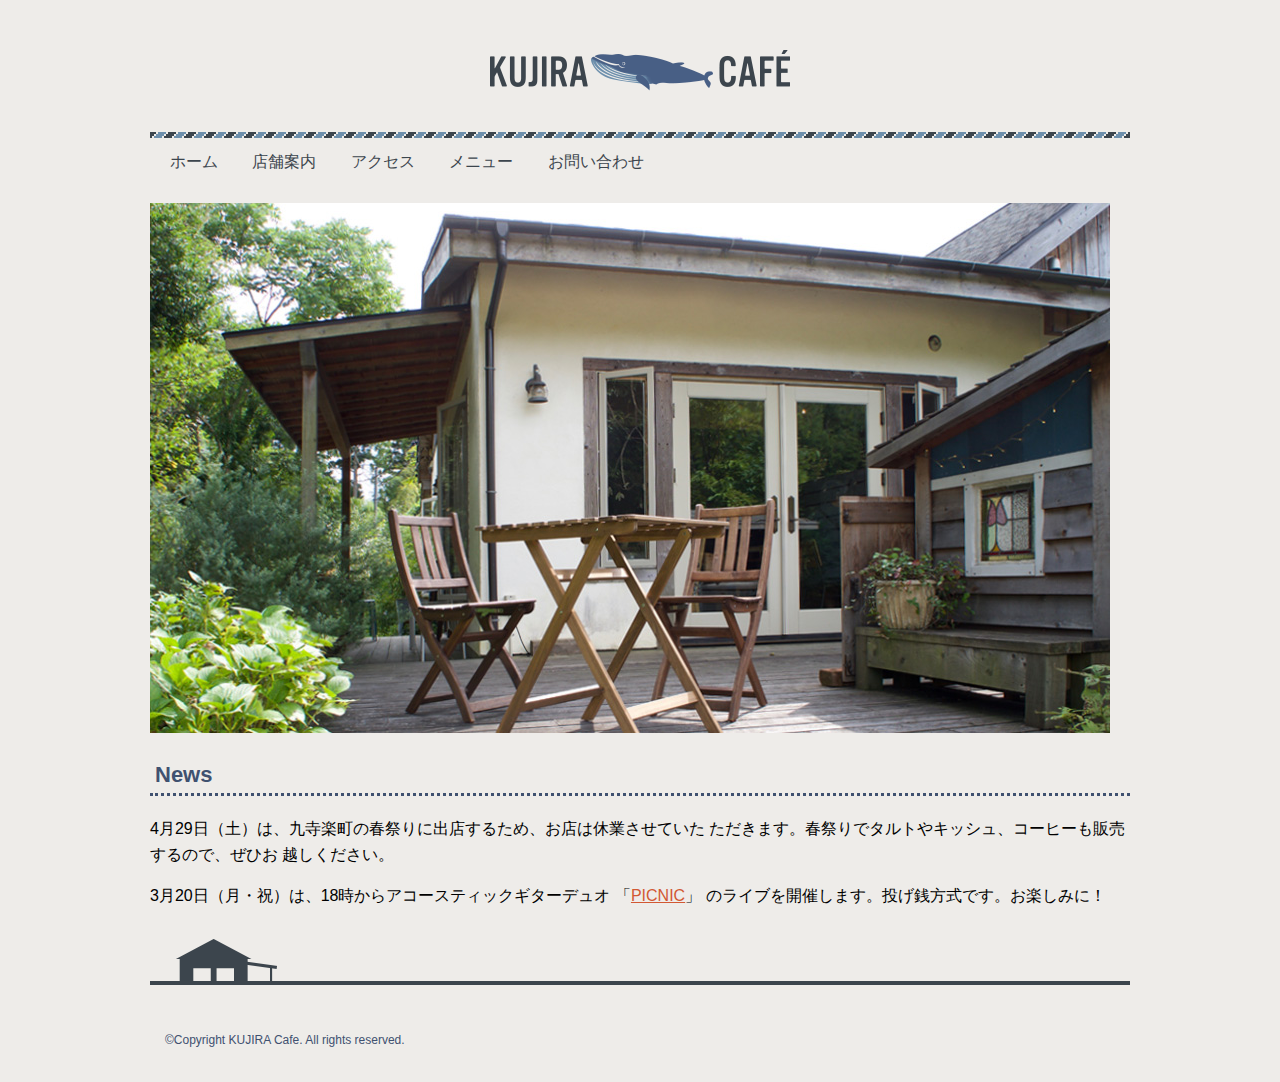
<file: index.html>
<!DOCTYPE html>
<html lang="ja" dir="ltr">
  <head>
    <meta charset="utf-8">
    <meta name="viewport"content="width=device-width,initial-scale=1">
    <title>KUJIRA  Cafeへようこそ</title>
    <link rel="stylesheet"href="css/style.css">
  </head>
  <body>
    <div class="wrapper">
      <!--ヘッダー-->
   <header class="header">
    <h1 class="logo"><img src="images/logo.png"alt="KUJIRA Cafe"></h1>
    <nav class="nav">
      <ul>
        <li><a href="index.html">ホーム</a></li>
        <li><a href="about.html">店舗案内</a></li>
        <li><a href="access.html">アクセス</a></li>
        <li><a href="menu.html">メニュー</a></li>
        <li><a href="contact.html">お問い合わせ</a></li>
      </ul>
    </nav>
   </header>
   <!--ヘッダーここまで-->
   <!--メイン-->
   <div class="keyvisual">
    <img src="images/keyvisual.jpg"alt="カフェの外観">
   </div>
   <main>
    <h2 id="news">News</h2>
    <p class="news-item">4月29日（土）は、九寺楽町の春祭りに出店するため、お店は休業させていた
    ただきます。春祭りでタルトやキッシュ、コーヒーも販売するので、ぜひお
    越しください。</p>
    <p class="news-item">3月20日（月・祝）は、18時からアコースティックギターデュオ
      「<a href="http://www.sbcr.jp"target="">PICNIC</a>」
    のライブを開催します。投げ銭方式です。お楽しみに！</p>
  </main>
  <!--メインここまで-->
  <!--フッター-->
  <footer class="footer">
    <p>&copy;Copyright KUJIRA Cafe. All rights reserved.</p>
  </footer>
  <!--フッターーここまで-->
  </div>
  </body>
</html>
</file>
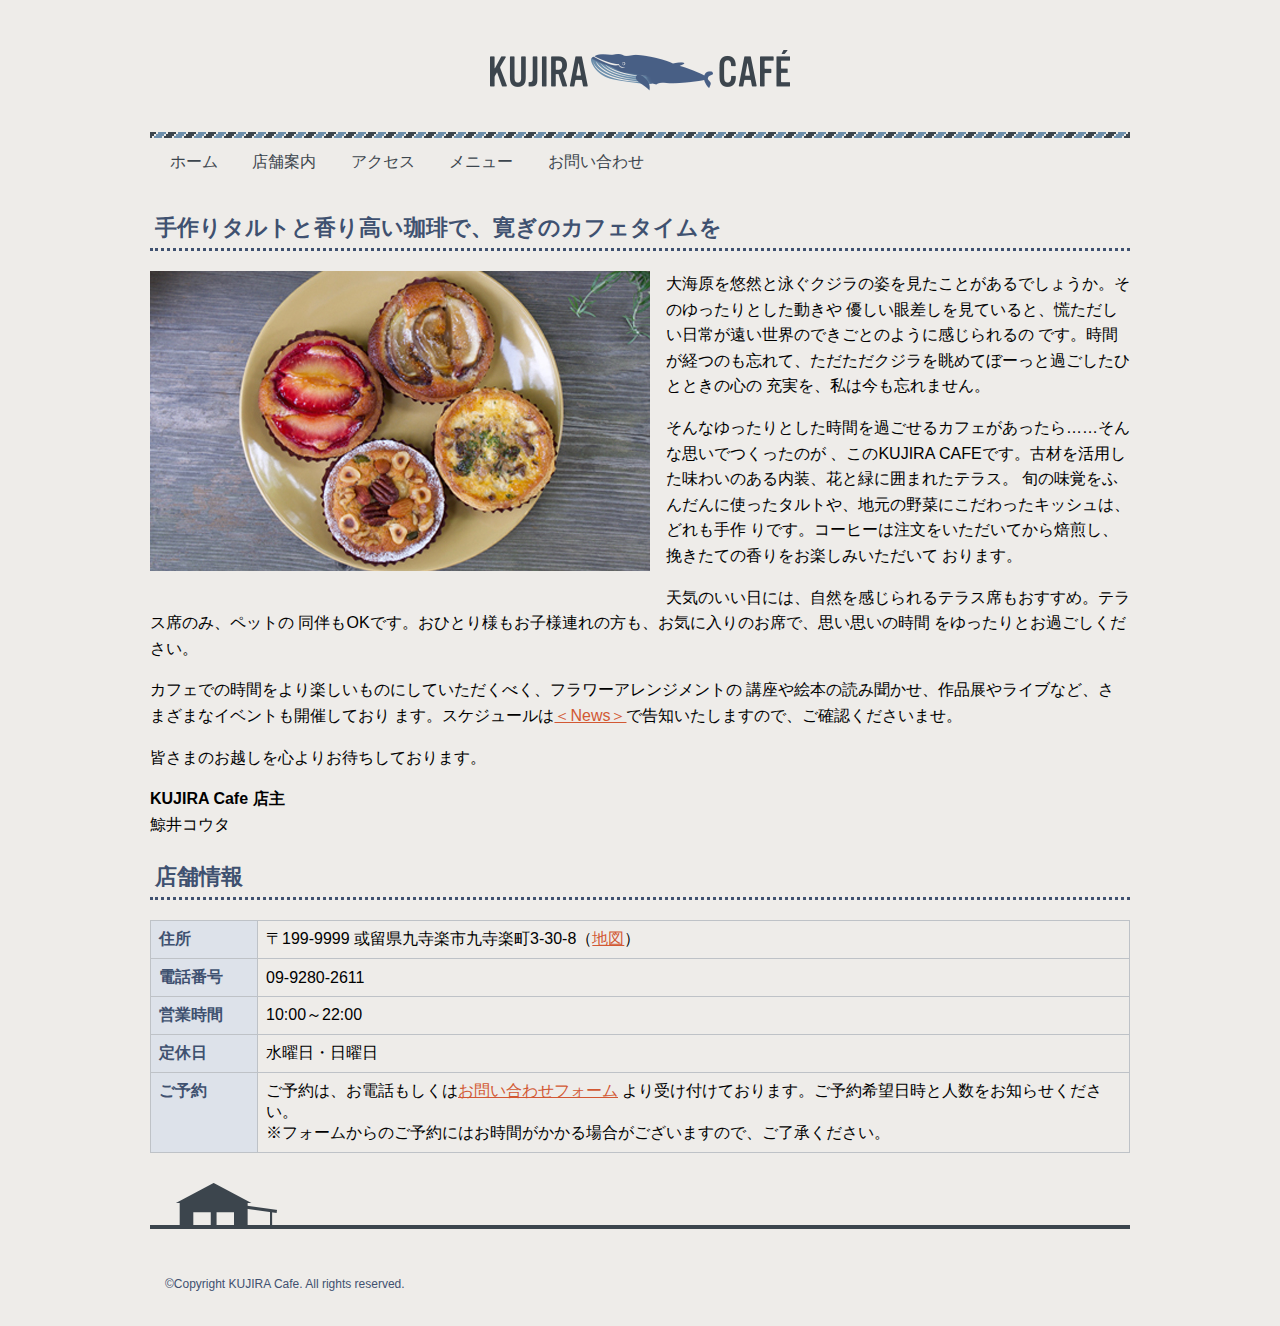
<file: about.html>
<!DOCTYPE html>
<html lang="ja" dir="ltr">
  <head>
    <meta charset="utf-8">
    <title>KUJIRA Cafeについて | KUJIRA Cafe</title>
    <link rel="stylesheet"href="css/style.css">
  </head>
  <body>
    <div class="wrapper">
      <!--ヘッダー-->
   <header class="header">
    <h1 class="logo"><img src="images/logo.png"alt="KUJIRA Cafe"></h1>
    <nav class="nav">
      <ul>
        <li><a href="index.html">ホーム</a></li>
        <li><a href="about.html">店舗案内</a></li>
        <li><a href="access.html">アクセス</a></li>
        <li><a href="menu.html">メニュー</a></li>
        <li><a href="contact.html">お問い合わせ</a></li>
      </ul>
    </nav>
   </header>
   <!--ヘッダーここまで-->
   <!--メイン-->
   <main>
     <h2>手作りタルトと香り高い珈琲で、寛ぎのカフェタイムを</h2>
     <p><img src="images/about-photo.jpg"alt="タルトの写真"class="shop-photo">
     大海原を悠然と泳ぐクジラの姿を見たことがあるでしょうか。そのゆったりとした動きや
     優しい眼差しを見ていると、慌ただしい日常が遠い世界のできごとのように感じられるの
     です。時間が経つのも忘れて、ただただクジラを眺めてぼーっと過ごしたひとときの心の
     充実を、私は今も忘れません。</p>
     <p>そんなゆったりとした時間を過ごせるカフェがあったら……そんな思いでつくったのが
       、このKUJIRA CAFEです。古材を活用した味わいのある内装、花と緑に囲まれたテラス。
       旬の味覚をふんだんに使ったタルトや、地元の野菜にこだわったキッシュは、どれも手作
       りです。コーヒーは注文をいただいてから焙煎し、挽きたての香りをお楽しみいただいて
       おります。</p>
       <p>天気のいい日には、自然を感じられるテラス席もおすすめ。テラス席のみ、ペットの
         同伴もOKです。おひとり様もお子様連れの方も、お気に入りのお席で、思い思いの時間
         をゆったりとお過ごしください。</p>
         <p>カフェでの時間をより楽しいものにしていただくべく、フラワーアレンジメントの
           講座や絵本の読み聞かせ、作品展やライブなど、さまざまなイベントも開催しており
           ます。スケジュールは<a href="index.html#news">＜News＞</a>で告知いたしますので、ご確認くださいませ。</p>
           <p>皆さまのお越しを心よりお待ちしております。</p>
           <p><strong>KUJIRA Cafe 店主</strong><br>
              鯨井コウタ</p>
     <h2 class="clear">店舗情報</h2>
     <table class="info">
       <tr>
         <th>住所</th>
         <td>〒199-9999 或留県九寺楽市九寺楽町3-30-8（<a href="access.html">地図</a>）</td>
       </tr>
       <tr>
         <th>電話番号</th>
         <td>09-9280-2611</td>
       </tr>
       <tr>
         <th>営業時間</th>
         <td>10:00～22:00</td>
       </tr>
       <tr>
         <th>定休日</th>
         <td>水曜日・日曜日</td>
       </tr>
       <tr>
         <th>ご予約</th>
         <td>ご予約は、お電話もしくは<a href="contact.html">お問い合わせフォーム</a>
           より受け付けております。ご予約希望日時と人数をお知らせください。<br>
         ※フォームからのご予約にはお時間がかかる場合がございますので、ご了承ください。
         </td>
       </tr>
     </table>
  </main>
  <!--メインここまで-->
  <!--フッター-->
  <footer class="footer">
    <p>&copy;Copyright KUJIRA Cafe. All rights reserved.</p>
  </footer>
  <!--フッターーここまで-->
  </div>
  </body>
</html>
</file>
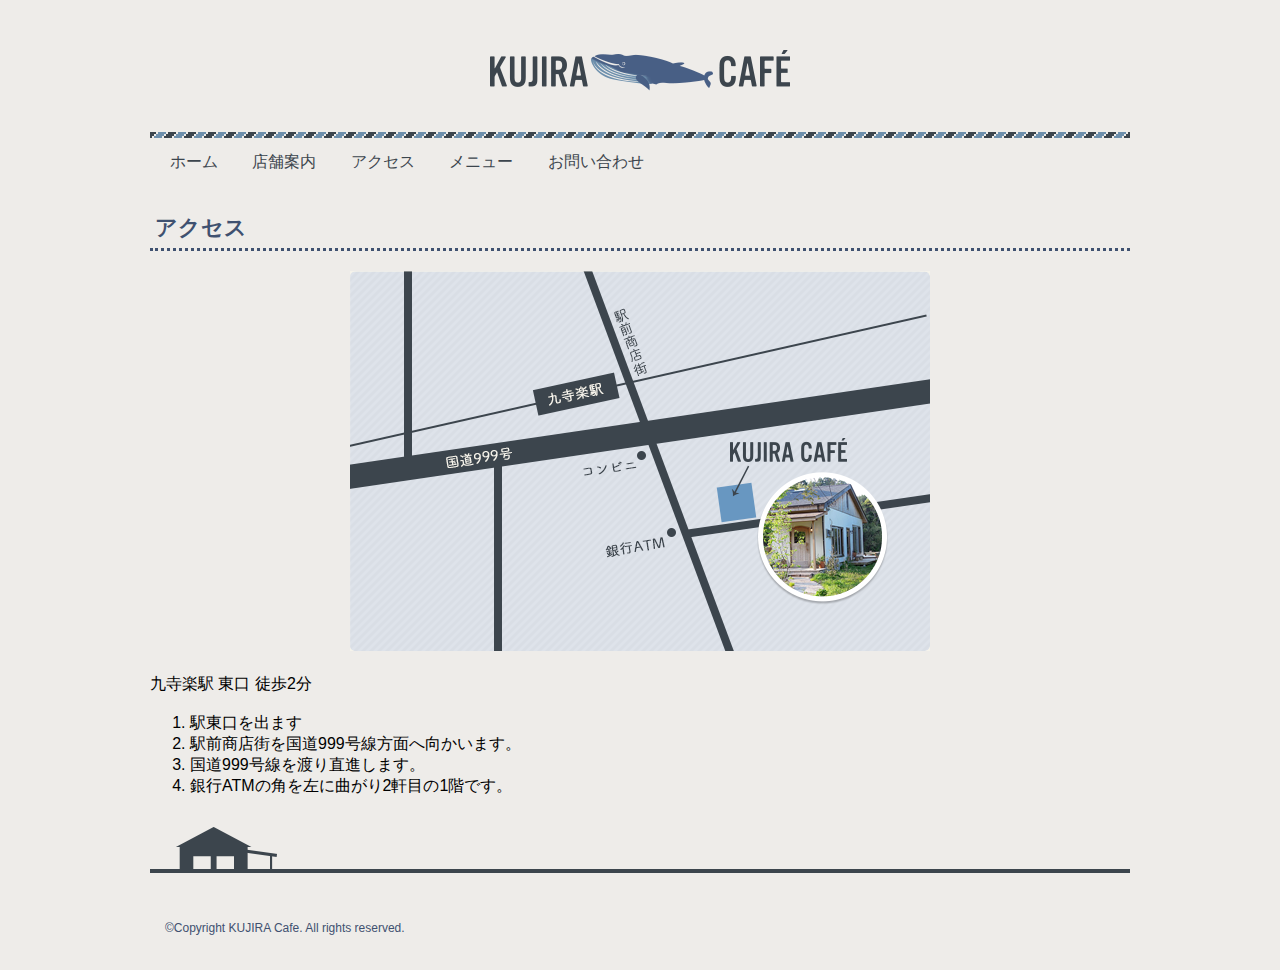
<file: access.html>
<!DOCTYPE html>
<html lang="ja" dir="ltr">
  <head>
    <meta charset="utf-8">
    <title>アクセス | KUJIRA Cafe</title>
    <meta name="viewport"content="width=device-width,initial-scale=1">
    <link rel="stylesheet"href="css/style.css">
  </head>
  <body>
    <div class="wrapper">
      <!--ヘッダー-->
   <header class="header">
    <h1 class="logo"><img src="images/logo.png"alt="KUJIRA Cafe"></h1>
    <nav class="nav">
      <ul>
        <li><a href="index.html">ホーム</a></li>
        <li><a href="about.html">店舗案内</a></li>
        <li><a href="access.html">アクセス</a></li>
        <li><a href="menu.html">メニュー</a></li>
        <li><a href="contact.html">お問い合わせ</a></li>
      </ul>
    </nav>
   </header>
   <!--ヘッダーここまで-->
   <!--メイン-->
   <main>
     <h2>アクセス</h2>
     <div class="map"><img src="images/map.png"alt="地図"></div>
     <p>九寺楽駅 東口 徒歩2分</p>
     <ol>
       <li>駅東口を出ます</li>
       <li>駅前商店街を国道999号線方面へ向かいます。</li>
       <li>国道999号線を渡り直進します。</li>
       <li>銀行ATMの角を左に曲がり2軒目の1階です。</li>
     </ol>
  </main>
  <!--メインここまで-->
  <!--フッター-->
  <footer class="footer">
    <p>&copy;Copyright KUJIRA Cafe. All rights reserved.</p>
  </footer>
  <!--フッターーここまで-->
  </div>
  </body>
</html>
</file>
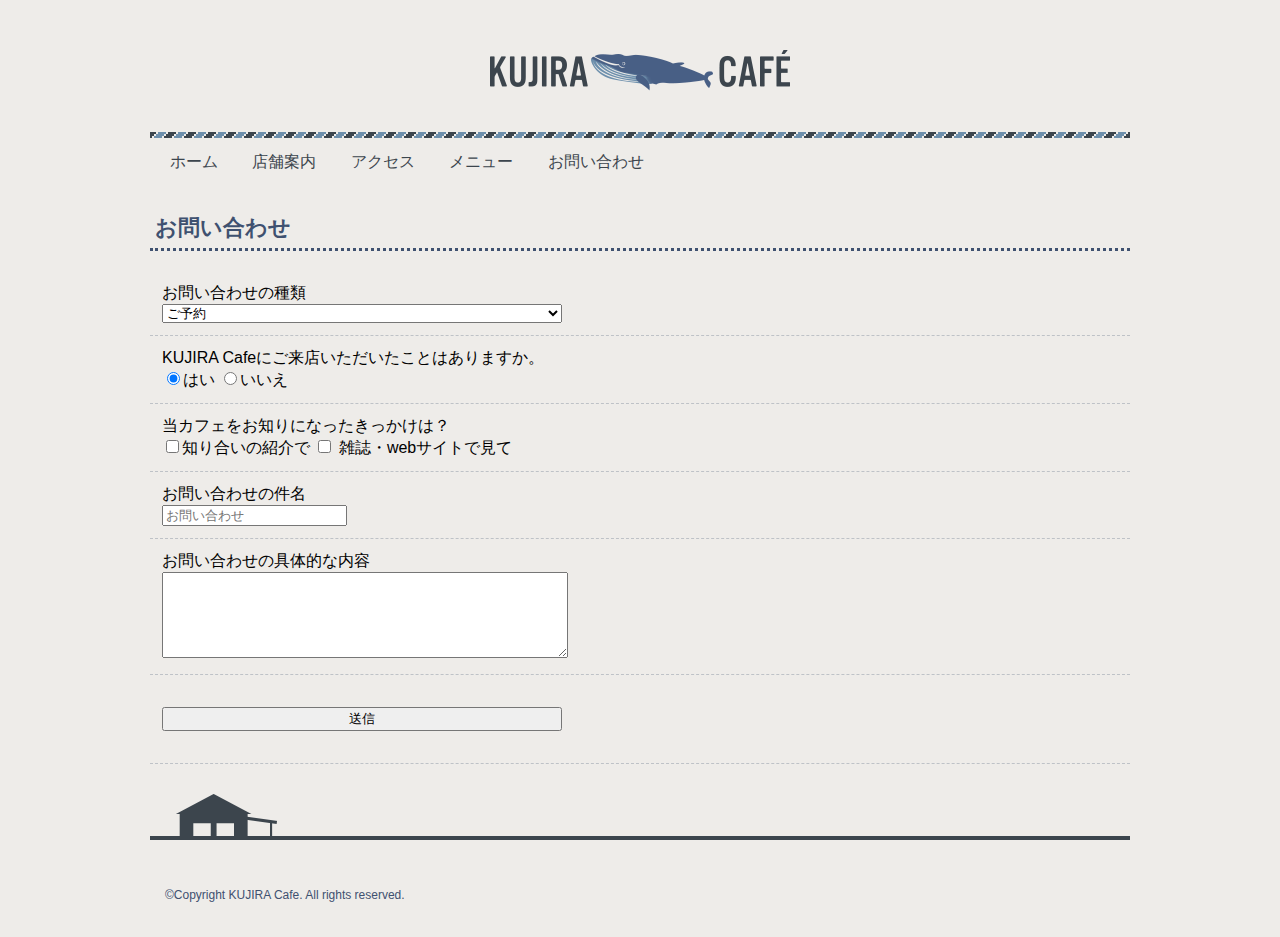
<file: contact.html>
<!DOCTYPE html>
<html lang="ja" dir="ltr">
  <head>
    <meta charset="utf-8">
    <title>お問い合わせ | KUJIRA Cafe</title>
    <meta name="viewport"content="width=device-width,initial-scale=1">
    <link rel="stylesheet"href="css/style.css">
  </head>
  <body>
    <div class="wrapper">
      <!--ヘッダー-->
   <header class="header">
    <h1 class="logo"><img src="images/logo.png"alt="KUJIRA Cafe"></h1>
    <nav class="nav">
      <ul>
        <li><a href="index.html">ホーム</a></li>
        <li><a href="about.html">店舗案内</a></li>
        <li><a href="access.html">アクセス</a></li>
        <li><a href="menu.html">メニュー</a></li>
        <li><a href="contact.html">お問い合わせ</a></li>
      </ul>
    </nav>
   </header>
   <!--ヘッダーここまで-->
   <!--メイン-->
   <main>
     <h2>お問い合わせ</h2>
     <form class="" action="result.html" method="get">
       <div class="">
         <label for="kind">お問い合わせの種類</label><br>
         <select class="" id="kind"name="kind">
           <option value="reservarion">ご予約</option>
           <option value="event">イベントについて</option>
           <option value="contact">その他のお問い合わせ</option>
         </select>
       </div>
       <div class="">
         KUJIRA Cafeにご来店いただいたことはありますか。<br>
         <label><input type="radio" name="first" value="yes"checked>はい</laebl>
         <label><input type="radio" name="first" value="no">いいえ</label>
       </div>
       <div class="">
         当カフェをお知りになったきっかけは？<br>
         <labebl><input type="checkbox"name="how"value="friends">知り合いの紹介で</label>
         <label><input type="checkbox" name="how" value="magazine">
           雑誌・webサイトで見て</label>
     </div>
       <div class="">
         <label>お問い合わせの件名<br>
         <input type="text" name="subject" value=""placeholder="お問い合わせ"></label>
       </div>
       <div class="">
         <label>お問い合わせの具体的な内容<br>
         <textarea name="message" rows=" " cols=" "></textarea></label>
       </div>
       <div class="">
         <input type="submit" name="submit" value="送信">
       </div>
     </form>
   </main>
  <!--メインここまで-->
  <!--フッター-->
  <footer class="footer">
    <p>&copy;Copyright KUJIRA Cafe. All rights reserved.</p>
  </footer>
  <!--フッターーここまで-->
  </div>
  </body>
</html>
</file>
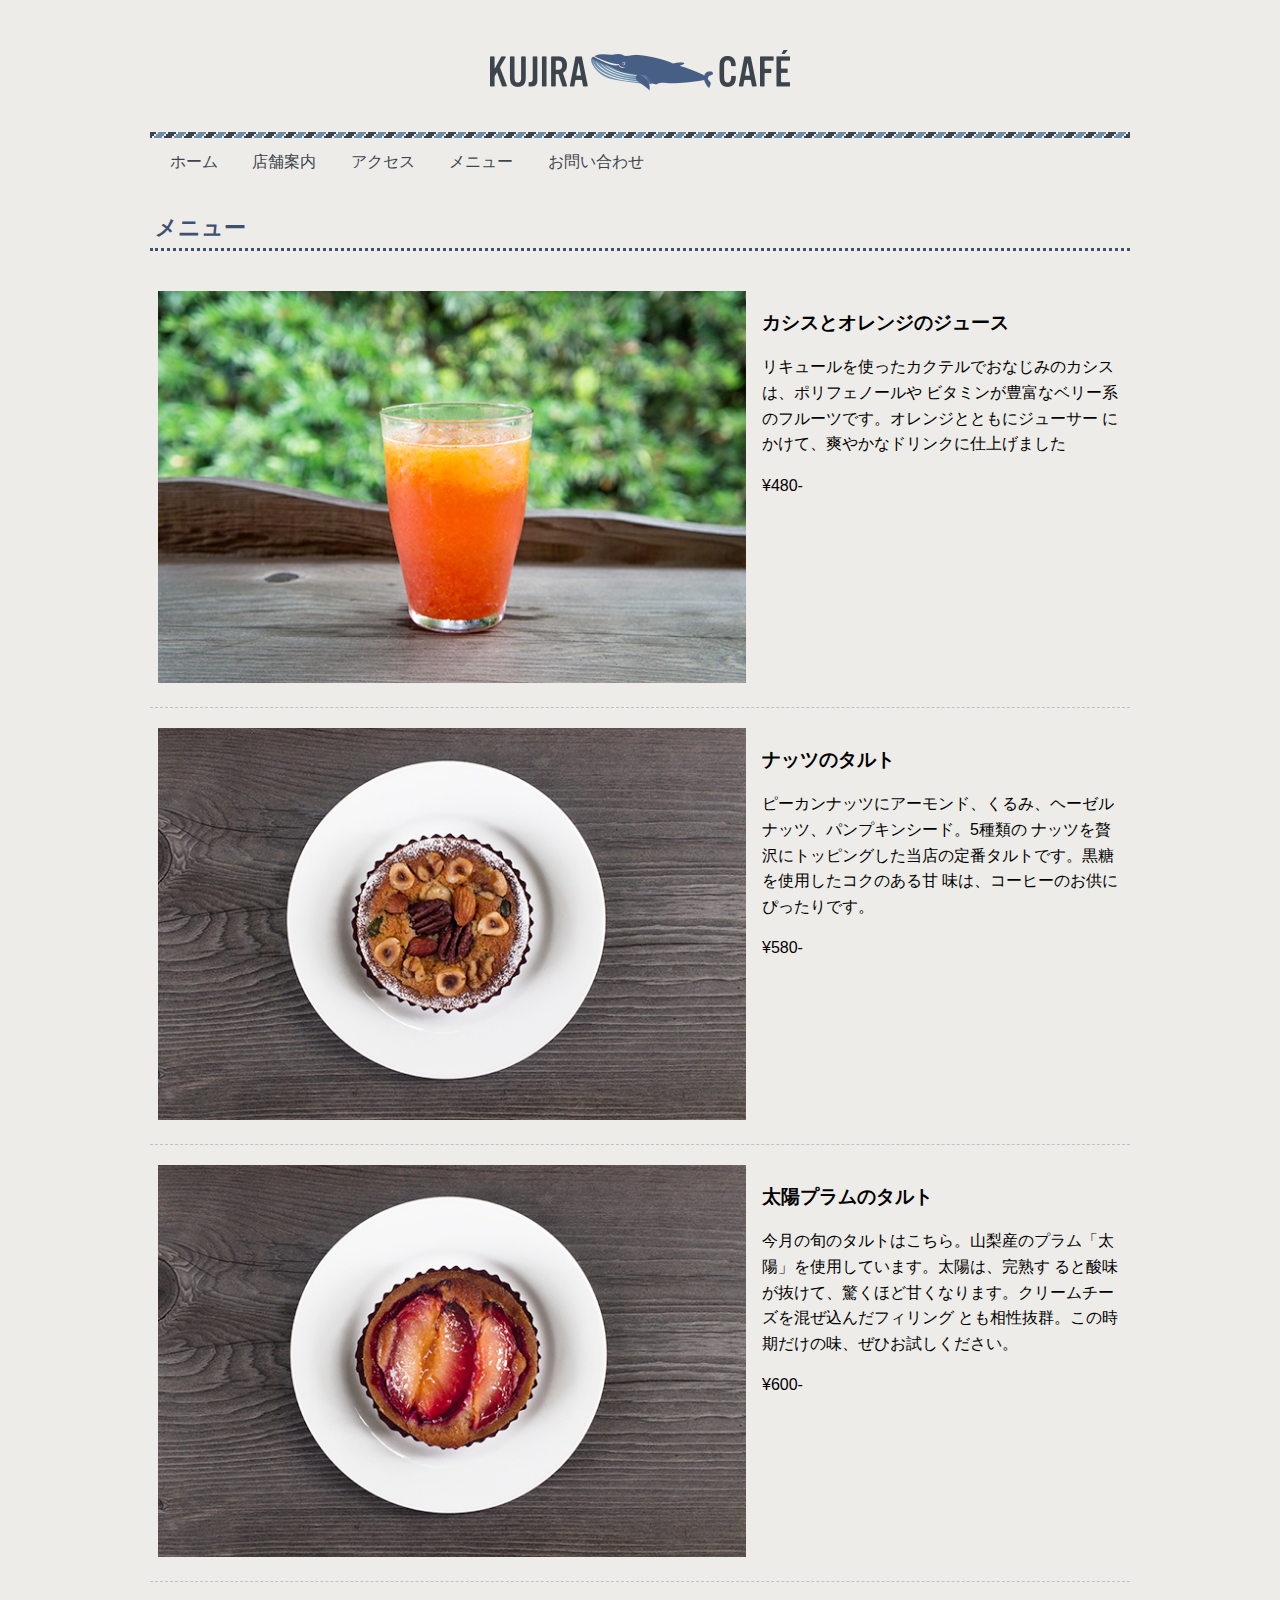
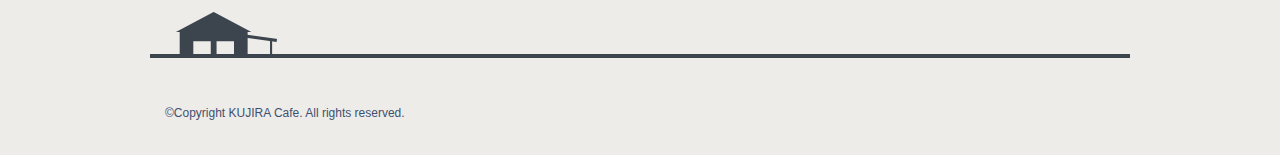
<file: menu.html>
<!DOCTYPE html>
<html lang="ja" dir="ltr">
  <head>
    <meta charset="utf-8">
    <meta name="viewport"content="width=device-width,initial-scale=1">
    <title>メニュー | KUJIRA Cafe</title>
    <link rel="stylesheet"href="css/style.css">
  </head>
  <body>
    <div class="wrapper">
      <!--ヘッダー-->
   <header class="header">
    <h1 class="logo"><img src="images/logo.png"alt="KUJIRA Cafe"></h1>
    <nav class="nav">
      <ul>
        <li><a href="index.html">ホーム</a></li>
        <li><a href="about.html">店舗案内</a></li>
        <li><a href="access.html">アクセス</a></li>
        <li><a href="menu.html">メニュー</a></li>
        <li><a href="contact.html">お問い合わせ</a></li>
      </ul>
    </nav>
   </header>
   <!--ヘッダーここまで-->
   <!--メイン-->
   <main>
     <h2>メニュー</h2>
     <div class="menu-block">
       <div class="menu-item">
         <div class="menu-photo">
           <img src="images/menu-photo1.jpg"alt="ジュース">
         </div>
         <div class="menu-text">
           <h3>カシスとオレンジのジュース</h3>
           <p>リキュールを使ったカクテルでおなじみのカシスは、ポリフェノールや
             ビタミンが豊富なベリー系のフルーツです。オレンジとともにジューサー
             にかけて、爽やかなドリンクに仕上げました</p>
             <p>&yen;480-</p>
        </div>
       </div>
    </div>

    <div class="menu-item">
      <div class="menu-photo">
        <img src="images/menu-photo2.jpg"alt="ナッツのタルト">
      </div>
      <div class="menu-text">
        <h3>ナッツのタルト</h3>
        <p>ピーカンナッツにアーモンド、くるみ、ヘーゼルナッツ、パンプキンシード。5種類の
          ナッツを贅沢にトッピングした当店の定番タルトです。黒糖を使用したコクのある甘
          味は、コーヒーのお供にぴったりです。</p>
          <p>&yen;580-</p>
     </div>
    </div>


    <div class="menu-item">
      <div class="menu-photo">
        <img src="images/menu-photo3.jpg"alt="太陽プラムのタルト">
      </div>
      <div class="menu-text">
        <h3>太陽プラムのタルト</h3>
        <p>今月の旬のタルトはこちら。山梨産のプラム「太陽」を使用しています。太陽は、完熟す
          ると酸味が抜けて、驚くほど甘くなります。クリームチーズを混ぜ込んだフィリング
          とも相性抜群。この時期だけの味、ぜひお試しください。</p>
          <p>&yen;600-</p>
     </div>
    </div>

  </main>
  <!--メインここまで-->
  <!--フッター-->
  <footer class="footer">
    <p>&copy;Copyright KUJIRA Cafe. All rights reserved.</p>
  </footer>
  <!--フッターーここまで-->
  </div>
  </body>
</html>
</file>
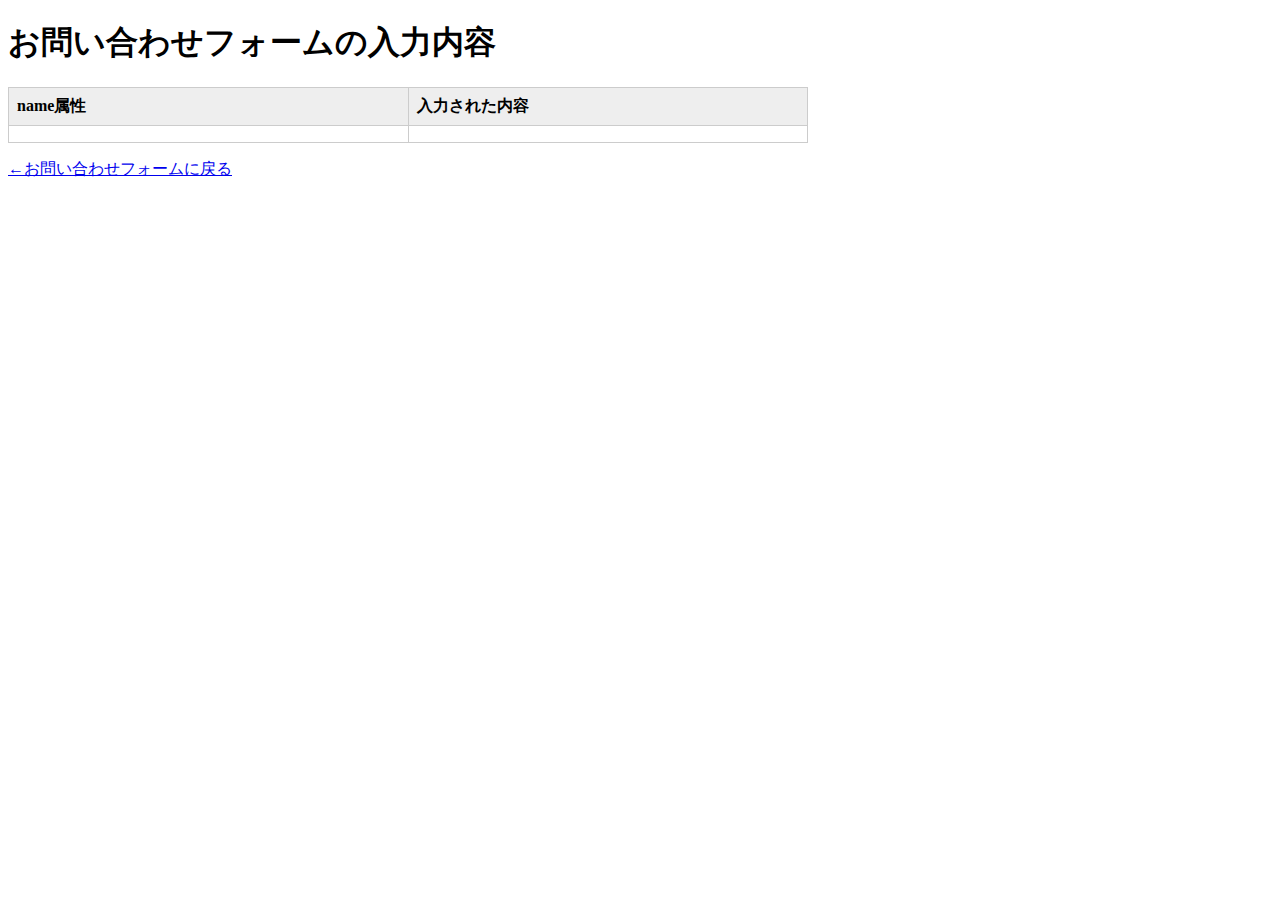
<file: result.html>
<!doctype html>
<html>
<head>
<meta charset="UTF-8">
<meta name="viewport" content="width=device-width, initial-scale=1">
<title>お問い合わせの入力内容</title>
<style>
#result {
	border: 1px solid #cccccc;
	border-collapse: collapse;
	width: 100%;
	max-width: 800px;
}
th, td {
	padding: 0.5em;
	border: 1px solid #cccccc;
	text-align: left;
	vertical-align: top;
}
th {
	width: 100px;
	background-color: #eeeeee;
}
</style>

</head>
<body>
<h1>お問い合わせフォームの入力内容</h1>
<table id="result">
	<tbody id="test">
	<tr><th>name属性</th><th>入力された内容</th></tr>
	</tbody>
</table>
<p><a href="contact.html">←お問い合わせフォームに戻る</a></p>

<script>
'use strict';

{
	window.addEventListener('DOMContentLoaded', function(){
		var params = decodeURI(location.search);
		params = params.substring(1);
		var paramArray = [];
		paramArray = params.split("&");
		var tableContent = "";
		paramArray.forEach(function(item, index){
			var keyValue = [];
			keyValue = item.split("=");
			var tr = document.createElement("tr");
			var tdName = document.createElement("td");
			tdName.textContent = keyValue[0];
			var tdValue = document.createElement("td");
			tdValue.textContent = keyValue[1];
			tr.appendChild(tdName);
			tr.appendChild(tdValue);
			var e = document.getElementById("test");
			e.appendChild(tr);
		});
	});
}
</script>
</body>
</html>
</file>
<file: css/style.css>
/*すべてのwebページに適応される*/
html*{
  box-sizing: border-box;
}
html{
  font-family: sans-serif;
}
body{
  background:#eeece9;
  margin: 0;
}
.wrapper{
  margin:0 auto;
  max-width: 980px;
}
h2{
  font-size: 22px;
  color: #3f5170;
  border-bottom: 3px dotted #3f5170;
  margin:20px 0;
  padding:5px;
}
p{
  line-height:1.6;
}
a:link{
  color:#d25833;
}
a:visited{
  color:#d25833;
}
a:hover{
  color:#e3937a;
}
a:active{
  color:#ff6a3b;
}
img{
  max-width:100%;
  height:auto;
}
/* すべてのページに適応｜へっだー｜  */
.logo{
  margin:50px 0 40px 0;
  line-height:0;
  text-align: center;
}
.nav li{
  display:inline;
  list-style-type:none;
  padding-right: 30px;
}
.nav ul{
  padding:20px 10px 15px 20px;
  background-image:url(../images/menu-bg.png);
  margin:0;
  background-repeat: repeat-x;
}
.nav a:link{
  color:#3c454d;
  text-decoration: none;
}
.nav a:link{
  color:#3c454d;
  text-decoration: none;
}
.nav a:hover{
  color:#7b8dac;
  text-decoration: none;
}
.nav a:active{
  color:#5a9bc0;
  text-decoration: none;
}
/* すべてのページに適応｜フッター｜ */
footer{
  background-image: url(../images/footer-bg.png);
  margin-top: 30px;
  padding: 80px 15px 20px 15px;
  font-size:12px;
  color:#3f5170;
  background-repeat: no-repeat;
}
/* 個別のスタイル｜index.html｜ */
.keyvisual{
  margin:15px 0 0 0;
}
.menu-item{
  margin:0;
}
/* |about.html| */
.shop-photo {
    float: left;
    padding: 0 1em 1em 0;
}
.clear{
  clear:both;
}
/* テーブル */
.info{
  border-collapse: collapse;
}
.info th,.info td{
  padding: 8px;
  border:1px solid #bec2c7;
  text-align: left;
}
.info th{
  background: #dde2ea;
  width: 90px;
  color:#3f5170;
  vertical-align: top;

}
/* menu.html */
.menu-item{
  display:flex;
  border-bottom: 1px dashed #bec2c7;
  padding: 20px 8px;
}
.menu-photo{
  margin-right: 16px;
  flex:1 1 auto;
}
.menu-text{
  flex:0 0 360px;
}
/* access.html */
.map{
  text-align: center;
}
/* contack.html */
form div{
  padding:12px;
  border-bottom: 1px dashed #bec2c7;
}
select{
  width:30em;
}
input [name="subject"]{
  width:30em;
}
textarea{
  width:30em;
  height:6em;
}
input[type="submit"]{
  margin:20px 0;
  width:30em;
}
/*スマートフォン向けCSS*/
@media(max-width:767px){
  /*全体ーナビゲーション*/
  .wrapper{
    margin:0 0.5em;
  }
  .logo{
    margin: 30px 0;
  }
  .logo img{
    width:200px;
  }
  .nav{
    background: #dfddda;
  }
  .nav li{
    display:block;
  }
  /*menu.html*/
  .menu-item{
    display:block;
  }
  .menu-photo{
    margin-right: 0;
    width:100%;
  }
  .menu-text{
    width:100%;
  }
  /*about.html*/
  .shop-photo{
    padding-right:0;
  }
  /*contack.html*/
  select{
    width:100%;
  }
  input[name="subject"]{
    width:100%;
  }
  textarea{
    width:100%;
  }
  input[type="submit"]{
    margin: 20px 0;
    width:100%;
  }
}
</file>
